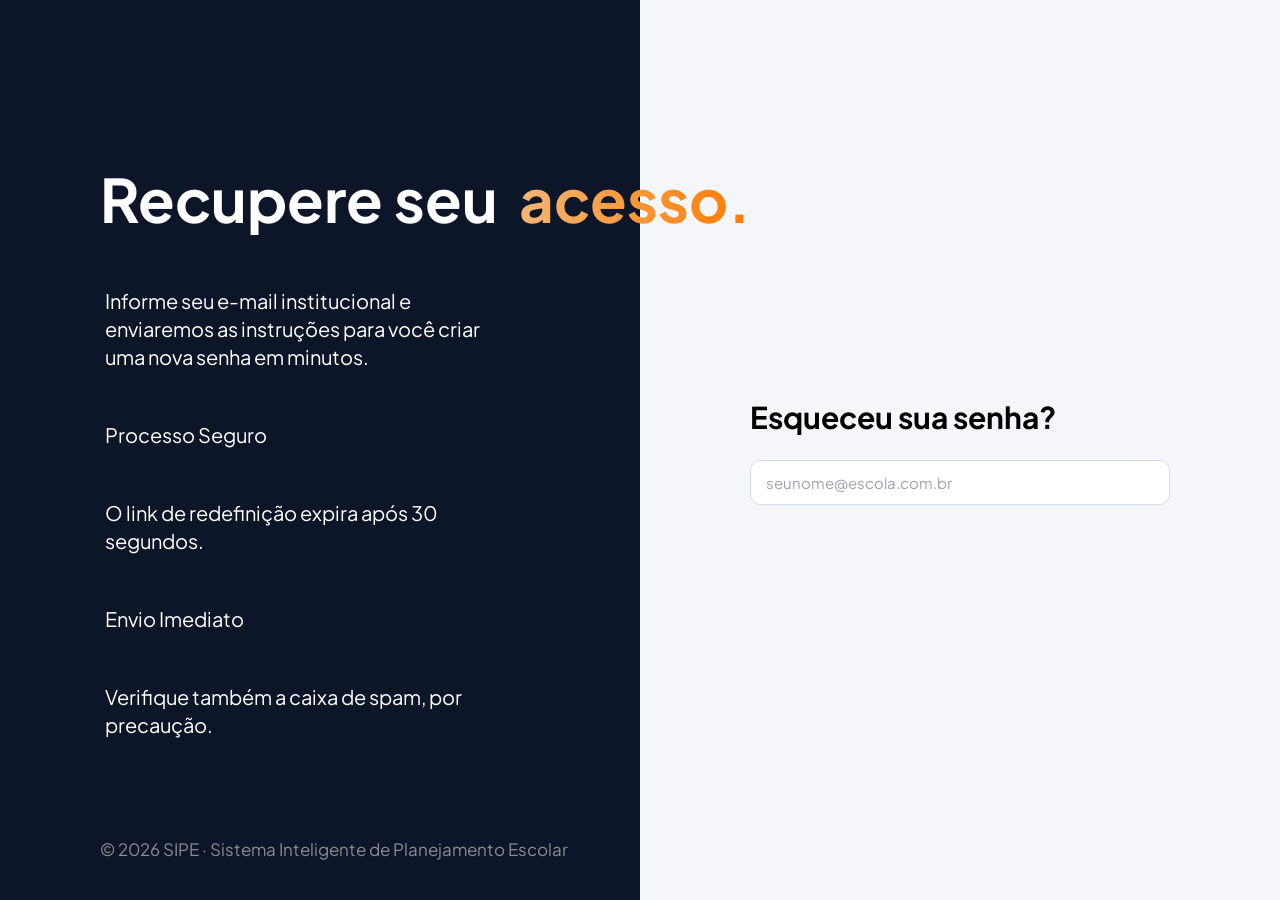
<file: pages/forgot-pass/config.html>
<!DOCTYPE html>
<html lang="pt-BR">
<head>
    <meta charset="UTF-8">
    <meta name="viewport" content="width=device-width, initial-scale=1.0">
    <title>config</title>
    <link rel="stylesheet" href="styles.css">


</head>
<body class="config">
    <div class="left-corner">
        <p class="logo"></p>
        <h1 class="instruction-name">Recupere seu
        <span class="gradient">acesso.</span></h1>
        <p class="instruction-desc">Informe seu e-mail institucional e enviaremos as instruções para você criar uma nova senha em minutos.</p>
        <p class="instruction-desc">Processo Seguro</p>
        <p class="instruction-desc">O link de redefinição expira após 30 segundos.</p>
        <p class="instruction-desc">Envio Imediato</p>
        <p class="instruction-desc">Verifique também a caixa de spam, por precaução.</p>
    </div>
    <div class="logo">
    <p>© 2026 SIPE · Sistema Inteligente de Planejamento Escolar</p>
    </div>

    <div class="right-corner">
        <p class="forgot-password"><strong>Esqueceu sua senha?</strong></p>
        <input class="text-field" placeholder="seunome@escola.com.br" type="email">
    </div>

</body>
</html>
</file>
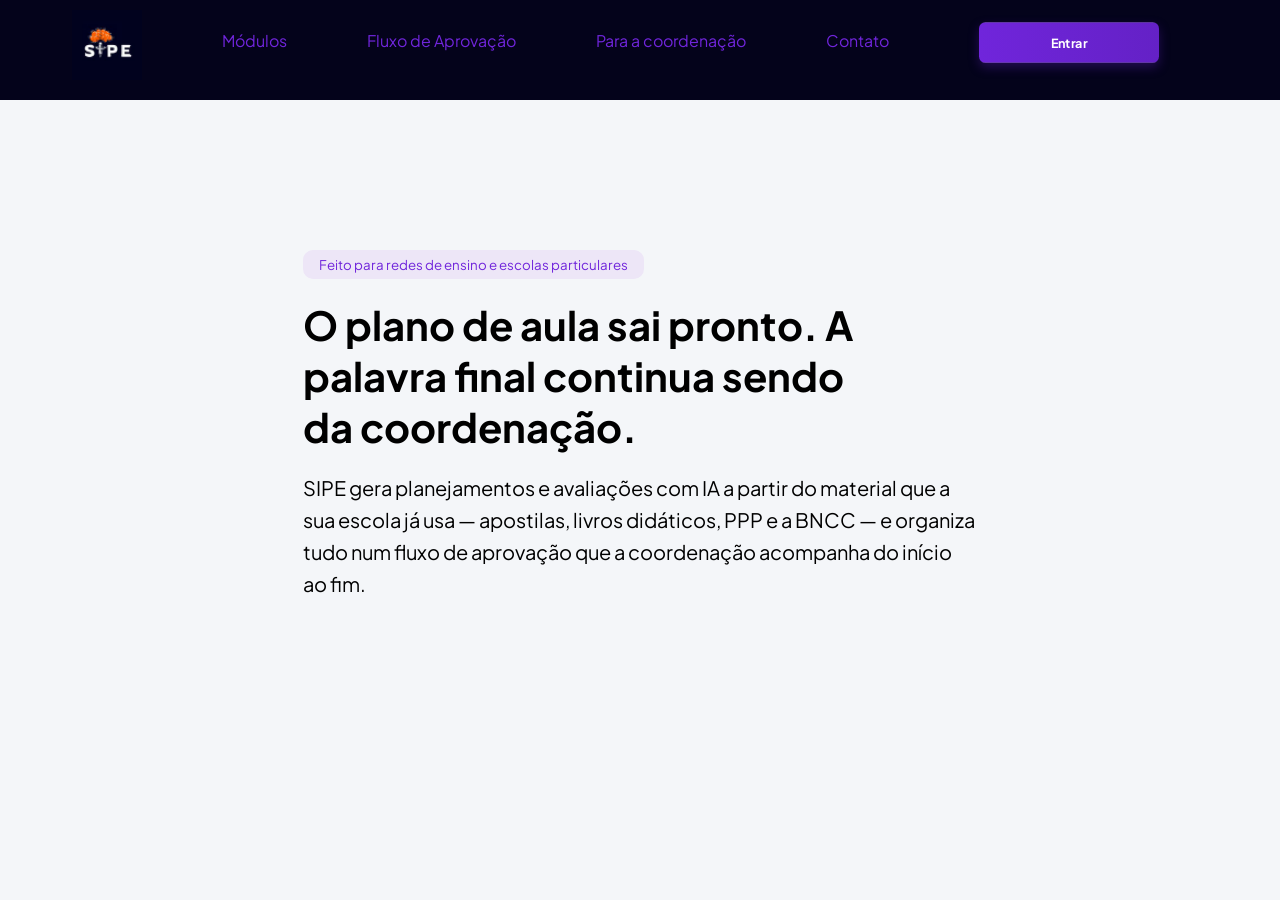
<file: pages/landing/landing.html>
<!DOCTYPE html>
<html lang="en">
<head>
    <meta charset="UTF-8">
    <meta name="viewport" content="width=device-width, initial-scale=1.0">
    <title>landing</title>
    <link rel="stylesheet" href="styles.css">
    <link rel="icon" type="image/x-icon" href="favicon.ico?v=2">
</head>
<body class="landing-body">
    <header>
    <div class="superior">
    <a class="logo"><img src="favicon.ico" alt="Ícone de Estrela" width="70" height="70"></a>
    <a class="items" href="#">Módulos</a>
    <a class="items" href="#">Fluxo de Aprovação</a>
    <a class="items" href="#">Para a coordenação</a>
    <a class="items" href="#">Contato</a>
    <button class="buttom-join">Entrar</button>
    </div>
    </header>

    <div class="center-information">
        <input class="sipe-focus" placeholder="Feito para redes de ensino e escolas particulares." disabled></button>
        <p class="title-sipe"><strong>O plano de aula sai pronto. A palavra final continua sendo da coordenação.</strong></p>
        <p class="description">SIPE gera planejamentos e avaliações com IA a partir do material que a sua escola já usa — apostilas, livros didáticos, PPP e a BNCC — e organiza tudo num fluxo de aprovação que a coordenação acompanha do início ao fim.</p>
    </div>

</body>
</html>
</file>
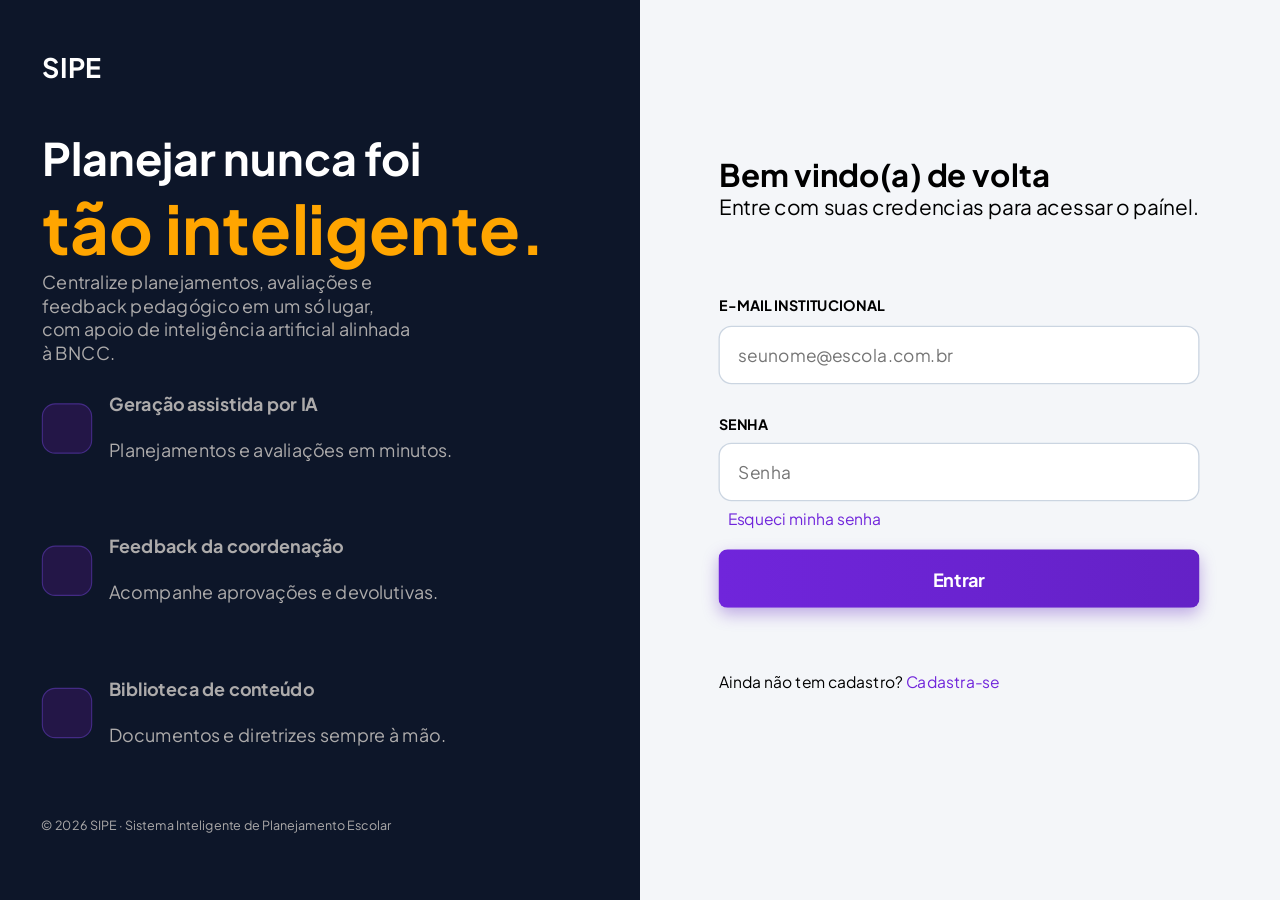
<file: pages/login/cadastro.html>
<!DOCTYPE html>
<html lang="pt-BR">
<head>
    <meta charset="UTF-8">
    <meta name="viewport" content="width=device-width, initial-scale=1.0">
    <title>LoginSIPE</title>
    <link rel="stylesheet" href="estilo.css">    
</head>
<body class="login-screen">
  <main class="container">
    <form>
        <div class="left-corner">
            <h2 class="logo">SIPE</h2>
            <p class="introduction"><strong>Planejar nunca foi</strong></p>
            <p class="orange"><strong>tão inteligente.</strong></p>
            <p class="description">Centralize planejamentos, avaliações e feedback pedagógico em um só lugar, com apoio de inteligência artificial alinhada à BNCC.</p>   
            <div class="list-item">
            <div class="icon-box"></div><p class="icons"><strong>Geração assistida por IA</strong></p>
            <p class="icons">Planejamentos e avaliações em minutos.</p>
            <div class="icon-box"></div><p class= "icons"><strong>Feedback da coordenação</strong></p>
            <p class="icons">Acompanhe aprovações e devolutivas.</p>
            <div class="icon-box"></div><p class="icons"><strong>Biblioteca de conteúdo</strong></p>
            <p class="icons">Documentos e diretrizes sempre à mão.</p>
            </div>
            <p class ="bottom">© 2026 SIPE · Sistema Inteligente de Planejamento Escolar</p>
        </div>
        
        <div class="right-corner">
        <h2 class="log-in">Bem vindo(a) de volta</h2>
        <p class="log-in">Entre com suas credencias para acessar o paínel.</p>
 
        <div class="email">
        <strong class="email-text">E-MAIL INSTITUCIONAL</strong>
        <input class="text-field" placeholder="seunome@escola.com.br" type="email">   
        </div>
        <div class="password">
            <strong class="password-text">SENHA</strong>
            <input class="text-field" placeholder="Senha" type="password">
            <a class="forgot-password" href="#">Esqueci minha senha</a>
        </div>
        <button class="login-button" type="submit">Entrar</button>    
        <div class="register-password">
            <p>Ainda não tem cadastro? <a class="register" href="#">Cadastra-se</a></p>
        </div>
        </div>
    </form> 
  </main>
 </body>
</html>
</file>
<file: pages/forgot-pass/styles.css>
@import url("https://fonts.googleapis.com/css2?family=Plus+Jakarta+Sans:wght@400;500;600;700;800&family=Satisfy&display=swap");

* {
    margin: 0;
    padding: 0;
    box-sizing: border-box;
    font-family: "Plus Jakarta Sans", sans-serif;
}

.config {
    width: 100%;
    height: 100vh;
    background: linear-gradient(to right, #0d1629 50%, #f4f6f9 50%);
    display: flex;
    overflow: hidden;
}

.left-corner {
    width: 50%;
    height: 100%;
    display: grid;
    grid-auto-flow: row;
    justify-content: start;
    align-content: center;
    padding: 80px;
    position: relative;
}

.right-corner {
    width: 50%;
    height: 100%;
    min-width: 0;
    display: grid;
    justify-items: center;
    align-content: center;
    padding: 60px;
    color: #0d1629;
}

.instruction-name {
    color: white;
    font-size: 60px;
    line-height: 1.1;
    width: 35ch;
    margin: 20px;
}

.gradient {
    background-image: linear-gradient(90deg, #f5b575, #ff7a00);
    background-clip: text;
    -webkit-background-clip: text;
    color: transparent;
    display: inline-block;
    font-size: 60px;
    margin: 10px;
}

.instruction-desc {
    color: white;
    width: 30ch;
    font-size: 20px;
    line-height: 1.4;
    margin: 5px;
    padding: 20px;
}

.logo {
    position: absolute;
    left: 90px;
    bottom: 30px;
    display: grid;
    color: white;
    font-size: 17px;
    opacity: 0.5;
    padding: 10px;
}

.right-corner > * {
    max-width: 420px;
    width: 100%;
}

.right-corner h1,
.right-corner h2 {
    color: #0d1629;
    font-size: 32px;
    font-weight: 700;
    line-height: 1.2;
    margin-bottom: 15px;
}

.right-corner p {
    color: #000000;
    font-size: 30px;
    line-height: 1.5;
    margin-bottom: 20px;
}

.text-field {
    width: 100%;
    max-width: 420px;
    height: 45px;
    padding: 0 15px;
    border-radius: 10px;
    border: 1px solid #d5dbe5;
    outline: none;
    background-color: white;
    color: #0d1629;
    font-size: 15px;
}

.text-field:focus {
    border-color: #ff7a00;
    box-shadow: 0 0 0 3px rgba(255, 122, 0, 0.12);
}

.text-field::placeholder {
    color: #9ca3af;
}

.right-corner button {
    width: 100%;
    max-width: 420px;
    height: 45px;
    margin-top: 15px;
    border: none;
    border-radius: 10px;
    background: linear-gradient(90deg, #f5b575, #ff7a00);
    color: white;
    font-size: 15px;
    font-weight: 600;
    cursor: pointer;
}

@media (max-width: 900px) {
    .config {
        height: auto;
        min-height: 100vh;
        flex-direction: column;
        background: #0d1629;
        overflow: visible;
    }

    .left-corner,
    .right-corner {
        width: 100%;
        height: auto;
    }

    .left-corner {
        min-height: 50vh;
        padding: 50px 30px;
    }

    .right-corner {
        min-height: 50vh;
        padding: 50px 30px;
        background: #f4f6f9;
    }

    .instruction-name {
        font-size: 42px;
        width: auto;
    }

    .gradient {
        font-size: 42px;
    }

    .instruction-desc {
        width: auto;
        font-size: 18px;
    }

    .logo {
        left: 30px;
        bottom: 20px;
    }
}
</file>
<file: pages/landing/styles.css>
@import url("https://fonts.googleapis.com/css2?family=Plus+Jakarta+Sans:wght@400;500;600;700;800&family=Satisfy&display=swap");

* {
    margin: 0;
    padding: 0;
    box-sizing: border-box;
    Font-family: "Plus Jakarta Sans", sans-serif;
}

.landing-body {
    background-color:#f4f6f9;
    width: 100%;
    height: 100vh;
}

.superior {
    position: fixed;
    display: grid;
    grid-auto-flow: column;
    grid-auto-columns: max-content;
    inset-inline: 0;           
    margin: auto;       
    width: fit-content;  
    gap: 80px;
    padding: 30px;
}

.superior > *:first-child {
  grid-column: 1; 
}

.superior > *:last-child {
  grid-column: 6;
}


.items {
    display: grid;
    justify-content: center;
    font-size: 16px;
    color: #7025db;
}

header {
    background-color: #04031B;
    height: 100px;
}

.buttom-join {
    width: 80%;
    padding: 10px 100px;
    text-align: center;
    display: inline-flex;
    justify-content: center;
    align-items: center;
    margin-top: -10px;
    height: 45px;
    border: none;
    border-radius: 7px;
    background-image: linear-gradient(90deg, #7025db, #6421c6);
    font-size: 10px;
    font-weight: bold;
    cursor: pointer;
    box-shadow: 0 5px 12px rgba(91, 32, 190, 0.35);
    transition: 0.2s;
    color: white;
    font-size: 14px;
    transform: scale(0.90);
}

.buttom-join:hover {
    transform: translateY(-1px);
    box-shadow: 0 7px 12px rgba(91, 32, 190, 0.35);
}

.buttom-join:active {
    transform: translateY();
}

.sipe-focus {
    width: 341px;      
    min-width: 280px;           
    padding: 6px 16px;
    background-color: #ede6f7;
    border: none;
    border-radius: 10px;
    box-sizing: border-box;
}

::placeholder {
    color: #7025db;
}

.logo {
    margin-top: -20px;
}

.items {
    text-decoration: none;
}

.center-information {
    display: grid;
    margin: 0;
    gap: 20px;
    grid-auto-flow: row;
    justify-content: center;
    font-size: 40px;
    padding: 150px;
}

.title-sipe {
    width: 20ch; 
}

.description {
    font-size: 20px;
    width: 45ch; 
    line-height: 1.6;
}
</file>
<file: pages/login/estilo.css>
@import url("https://fonts.googleapis.com/css2?family=Plus+Jakarta+Sans:wght@400;500;600;700;800&family=Satisfy&display=swap");

* {
    margin: 0;
    padding: 0;
    box-sizing: border-box;
    font-family: "Plus Jakarta Sans", sans-serif;
}

.login-screen {
  width: 100%;
  height: 100vh;
  margin: 0;
  height: 100vh;
  display: flex;
  justify-content: right;
  background: linear-gradient(to right, #0d1629 50% , #f4f6f9 50%);
  padding-top: 70px;
}

.list-item {
    transform: translateY(-40px);
}

.container {
  display: flex;
  flex-wrap: wrap;
  min-height: 20px;
  padding: 15%;
  border: transparent;
}

.email, 
.password {
  padding-top: 15px;
  width: 100%;
  max-width: 400px;
  margin-bottom: 16px;
}

input.text-field {
  background-color: #ffffff; 
  border: 1px solid #cbd5e1; 
  color: #000000;             
  padding: 10px 14px; 
  border-radius: 10px;
  width: 100%;
  box-sizing: border-box; 
}

.email input,
.password input {
  margin: -1%;
  width: 100%;
  height: 45px;                     
  box-sizing: border-box;
  border-radius: 10px;
  margin-left: 0%;
  border: 1%;
  outline: none;
}

.email-text {
    position: absolute;
    top: 40px;
    font-size: 11px;
}

.password-text {
    position: relative;
    top: -10px;
    font-size: 11px;
}

.login-button {
    width: 100%;
    height: 45px;
    border: none;
    border-radius: 7px;
    background-image: linear-gradient(90deg, #7025db, #6421c6);
    font-size: 10px;
    font-weight: bold;
    cursor: pointer;
    box-shadow: 0 5px 12px rgba(91, 32, 190, 0.35);
    transition: 0.2s;
    color: white;
    font-size: 14px;
    transform: translateY(10px);
}

.login-button:hover {
    transform: translateY(-1px);
    box-shadow: 0 7px 12px rgba(91, 32, 190, 0.35);
}

.login-button:active {
    transform: translateY();
}

.left-corner {
    position: absolute;
    flex-grow: 1;
    top: 15%;
    margin-left: 7%;
    left: 0;
    transform: scale(1.12);
    gap: 20px;
}

.right-corner {
    margin-top: 50px;
    width: 100%;
    height: 100%;
    margin-left: 15%;
    transform: scale(1.30);
}

.introduction {
    margin-left: -20px;
    color: white;
    font-size: 40px;
}

.description {
    transform: translateY(0px);
    margin-left: -20px;
    color: rgb(173, 171, 171);
    max-width: 330px;
}

.register-password {
    padding-top: 20px;

}

.bottom {
    color:rgb(173, 171, 171);
    transform: scale(0.70);
    margin-left: -100px;
    margin-top: 20px;
}

.icon-box {
  position: relative;
  margin-left: -20px;
  top: 75px;
  width: 45px;                
  height: 45px;               
  background-color: #231647; 
  border: 1px solid #432b85;     
  border-radius: 12px;         
  flex-shrink: 0;              
}

.icons {
    margin-left: 40px;
    color:rgb(173, 171, 171);
    margin-top: 20px;
}

.orange {
    color: orange;
    font-size: 60px;
    margin-left: -20px;
}

.forgot-password {
    display: flex;
    transform: translateY(10px);
    color: #7025db;
    font-size: 12px;
    margin-left: 7px;
    text-decoration: none;
}

.register-password {
    font-size: 12px;
}

.register {
    color: #7025db;
    text-decoration: none;
}

.register-password {
    margin-top: 40px;
}

.log-in {
    transform: translateY(-70px);
    margin: 0;
}

.logo {
    margin-left: -20px;
    transform: translateY(-40px);
    color: white;
}
</file>
